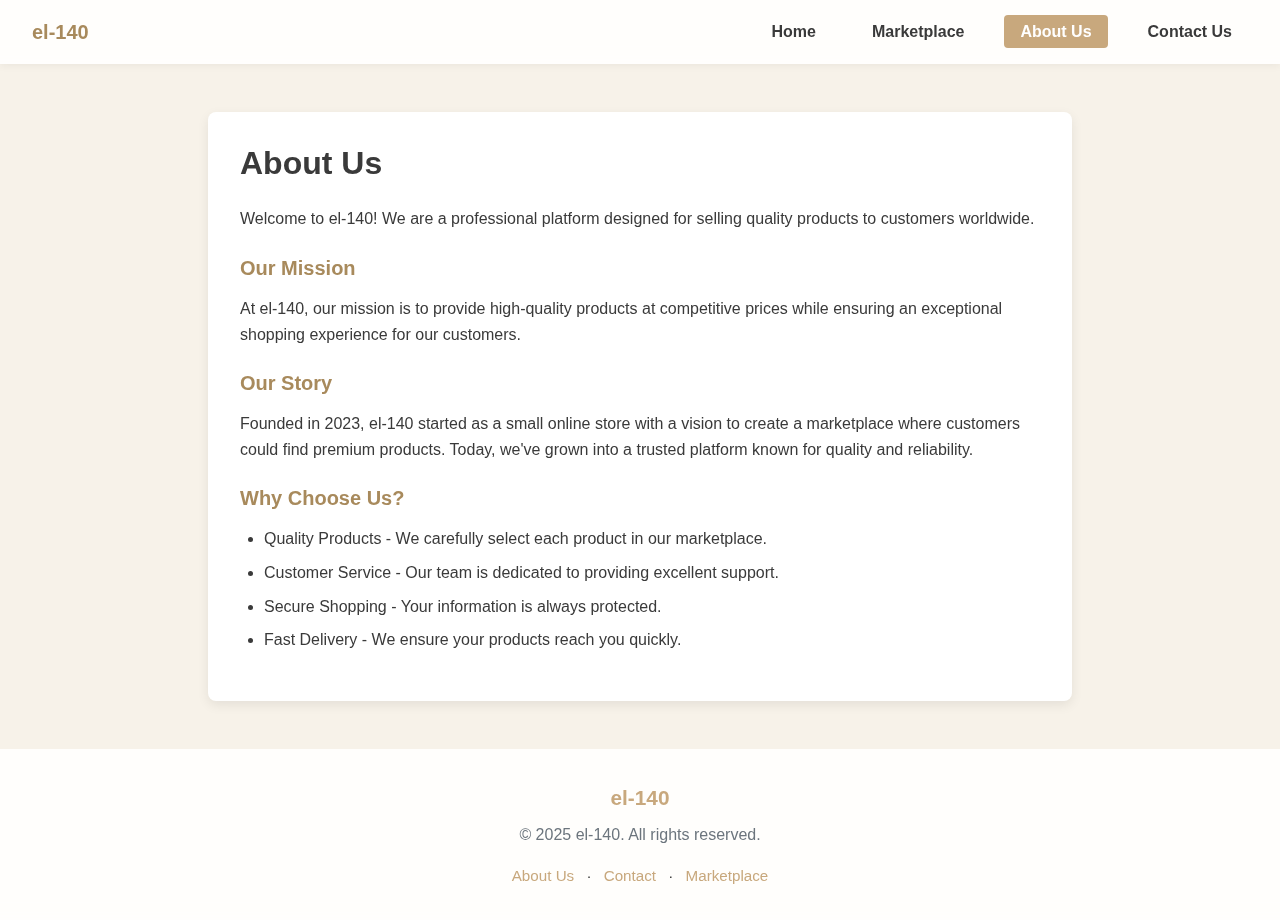
<file: About-Us.html>
<!DOCTYPE html>
<html lang="en">
<head>
    <meta charset="UTF-8">
    <meta name="viewport" content="width=device-width, initial-scale=1.0">
    <title>el-140 | About Us</title>
    <link rel="stylesheet" href="Assets/Styles/style.css">
    <link rel="stylesheet" href="Assets/Styles/mobile.css">
    <link rel="stylesheet" href="https://cdnjs.cloudflare.com/ajax/libs/font-awesome/6.0.0/css/all.min.css">
</head>
<body>
    <nav class="navbar glass">
        <a href="index.html" class="logo">el-140</a>
        <ul class="nav-links">
            <li><a href="index.html">Home</a></li>
            <li><a href="Marketplace.html">Marketplace</a></li>
            <li><a href="About-Us.html" class="active">About Us</a></li>
            <li><a href="Contact-Us.html">Contact Us</a></li>
        </ul>
        <button class="mobile-menu-btn"><i class="fas fa-bars"></i></button>
    </nav>

    <div class="about-us-container">
        <h1>About Us</h1>
        <div class="about-content">
            <p>Welcome to el-140! We are a professional platform designed for selling quality products to customers worldwide.</p>
            
            <h3>Our Mission</h3>
            <p>At el-140, our mission is to provide high-quality products at competitive prices while ensuring an exceptional shopping experience for our customers.</p>
            
            <h3>Our Story</h3>
            <p>Founded in 2023, el-140 started as a small online store with a vision to create a marketplace where customers could find premium products. Today, we've grown into a trusted platform known for quality and reliability.</p>
            
            <h3>Why Choose Us?</h3>
            <ul>
                <li>Quality Products - We carefully select each product in our marketplace.</li>
                <li>Customer Service - Our team is dedicated to providing excellent support.</li>
                <li>Secure Shopping - Your information is always protected.</li>
                <li>Fast Delivery - We ensure your products reach you quickly.</li>
            </ul>
        </div>
    </div>

    <footer class="glass">
        <div class="container">
            <div class="logo" style="font-weight:800;font-size:1.3rem;color:var(--primary);margin-bottom:0.5rem;">el-140</div>
            <div style="color:var(--text-light);">&copy; 2025 el-140. All rights reserved.</div>
            <div style="margin-top:1rem;font-size:0.95rem;">
                <a href="About-Us.html">About Us</a> &middot; <a href="Contact-Us.html">Contact</a> &middot; <a href="Marketplace.html">Marketplace</a>
            </div>
        </div>
    </footer>
    
    <script src="Assets/Scripts/script.js"></script>
</body>
</html>
</file>
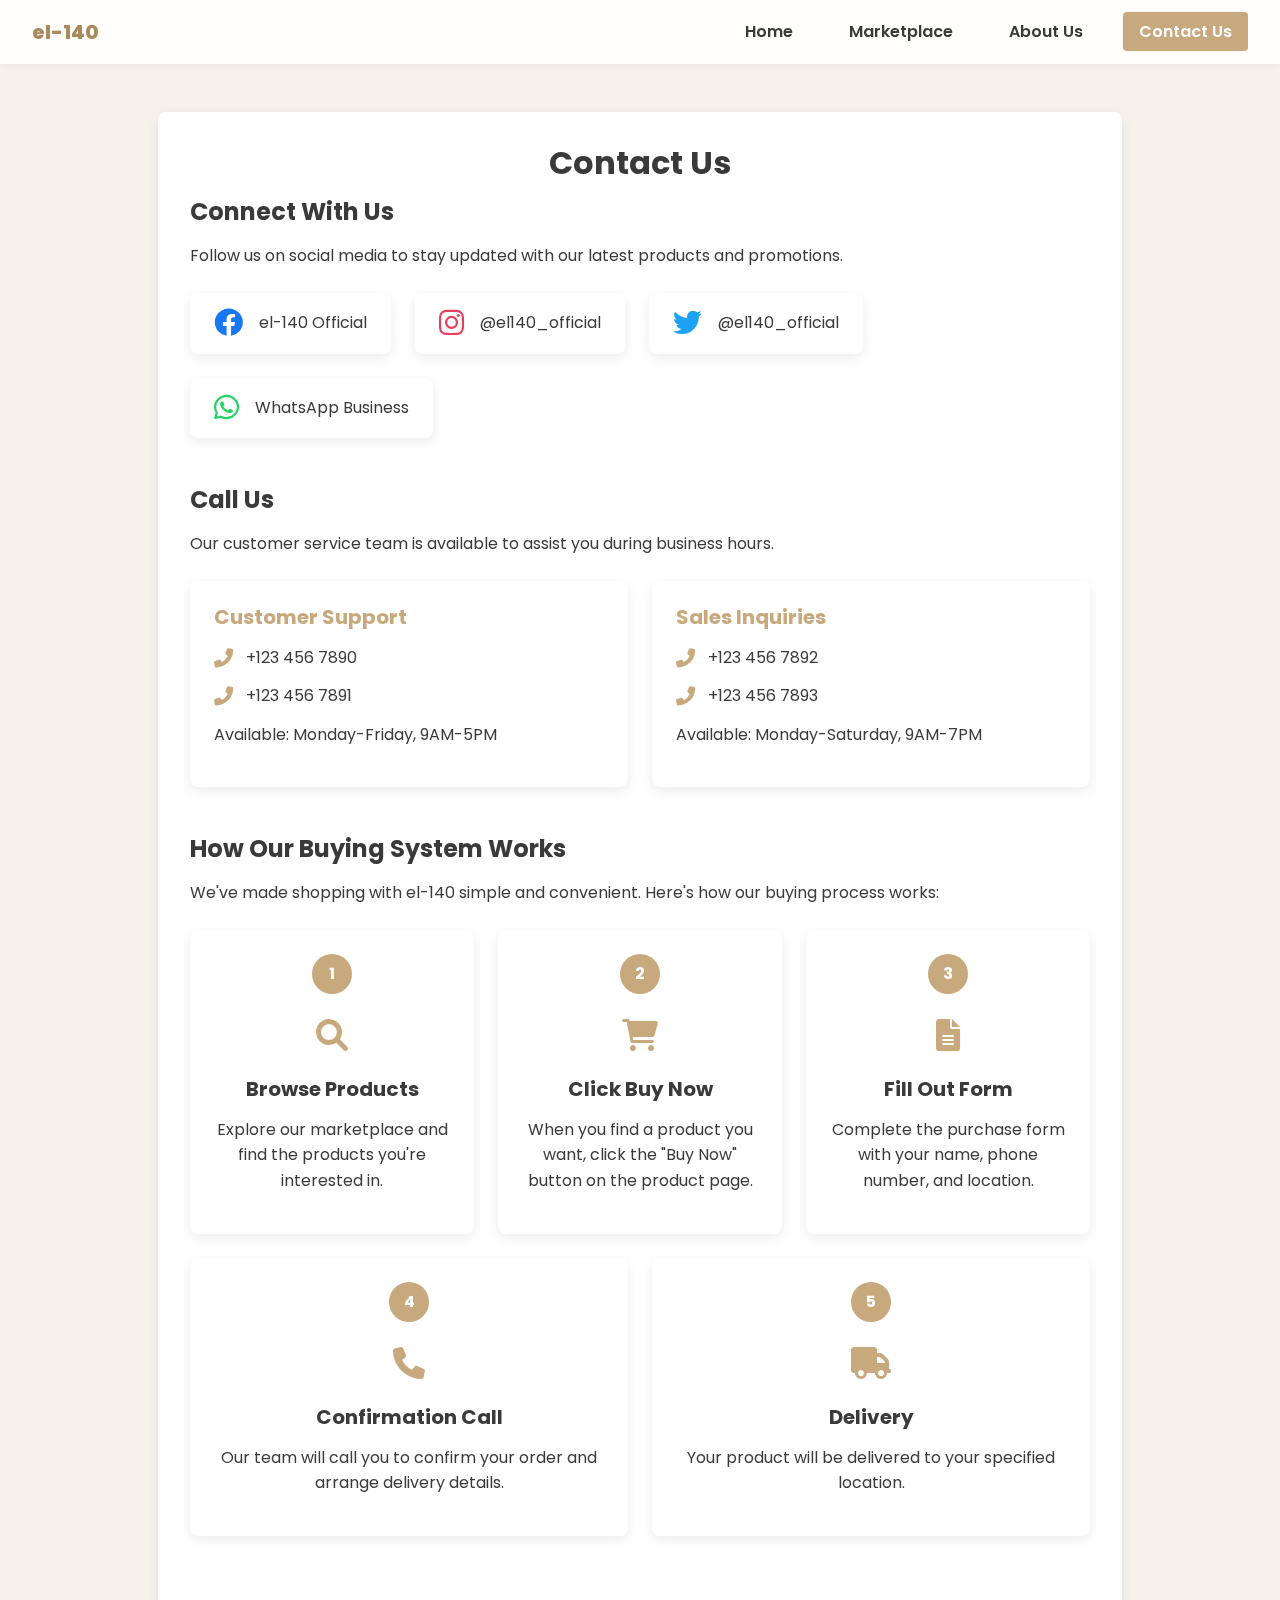
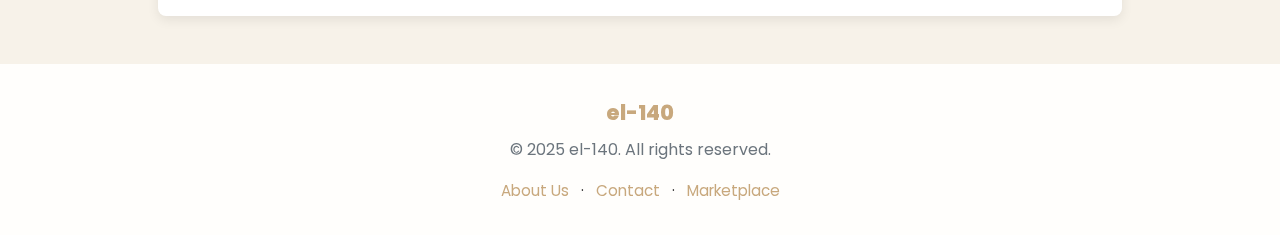
<file: Contact-Us.html>
<!DOCTYPE html>
<html lang="en">
<head>
    <meta charset="UTF-8">
    <meta name="viewport" content="width=device-width, initial-scale=1.0">
    <title>el-140 | Contact Us</title>
    <link rel="stylesheet" href="Assets/Styles/style.css">
    <link rel="stylesheet" href="Assets/Styles/mobile.css">
    <link rel="stylesheet" href="https://cdnjs.cloudflare.com/ajax/libs/font-awesome/6.0.0/css/all.min.css">
    <link rel="preconnect" href="https://fonts.googleapis.com">
    <link rel="preconnect" href="https://fonts.gstatic.com" crossorigin>
    <link href="https://fonts.googleapis.com/css2?family=Poppins:wght@300;400;500;600;700;800&display=swap" rel="stylesheet">
    <style>
        body {
            font-family: 'Poppins', var(--font-family);
        }
        .contact-us-container {
            max-width: 900px;
            margin: 3rem auto;
            padding: 2rem;
        }
        .contact-section {
            margin-bottom: 3rem;
        }
        .social-links {
            display: flex;
            flex-wrap: wrap;
            gap: 1.5rem;
            margin-top: 1.5rem;
        }
        .social-link {
            display: flex;
            align-items: center;
            padding: 1rem 1.5rem;
            background: white;
            border-radius: var(--radius);
            box-shadow: var(--shadow);
            transition: transform 0.3s, box-shadow 0.3s;
            text-decoration: none;
            color: var(--text);
        }
        .social-link:hover {
            transform: translateY(-5px);
            box-shadow: var(--shadow-lg);
        }
        .social-icon {
            font-size: 1.8rem;
            margin-right: 1rem;
        }
        .social-icon.facebook { color: #1877F2; }
        .social-icon.instagram { color: #E4405F; }
        .social-icon.twitter { color: #1DA1F2; }
        .social-icon.whatsapp { color: #25D366; }
        
        .phone-numbers {
            display: flex;
            flex-wrap: wrap;
            gap: 1.5rem;
            margin-top: 1.5rem;
        }
        .phone-card {
            flex: 1 1 250px;
            padding: 1.5rem;
            background: white;
            border-radius: var(--radius);
            box-shadow: var(--shadow);
        }
        .phone-card h3 {
            margin-top: 0;
            color: var(--primary);
        }
        .phone-number {
            display: flex;
            align-items: center;
            margin: 0.8rem 0;
        }
        .phone-number i {
            color: var(--primary);
            margin-right: 0.8rem;
            font-size: 1.2rem;
        }
        
        .buying-process {
            margin-top: 1.5rem;
        }
        .process-steps {
            display: flex;
            flex-wrap: wrap;
            gap: 1.5rem;
            margin-top: 1.5rem;
        }
        .step-card {
            flex: 1 1 200px;
            padding: 1.5rem;
            background: white;
            border-radius: var(--radius);
            box-shadow: var(--shadow);
            text-align: center;
        }
        .step-number {
            display: flex;
            align-items: center;
            justify-content: center;
            width: 40px;
            height: 40px;
            background: var(--primary);
            color: white;
            border-radius: 50%;
            margin: 0 auto 1rem;
            font-weight: bold;
        }
        .step-icon {
            font-size: 2rem;
            color: var(--primary);
            margin-bottom: 1rem;
        }
    </style>
</head>
<body>
    <nav class="navbar glass">
        <a href="index.html" class="logo">el-140</a>
        <ul class="nav-links">
            <li><a href="index.html">Home</a></li>
            <li><a href="Marketplace.html">Marketplace</a></li>
            <li><a href="About-Us.html">About Us</a></li>
            <li><a href="Contact-Us.html" class="active">Contact Us</a></li>
        </ul>
        <button class="mobile-menu-btn"><i class="fas fa-bars"></i></button>
    </nav>

    <div class="contact-us-container">
        <h1 class="text-center">Contact Us</h1>
        
        <div class="contact-section">
            <h2>Connect With Us</h2>
            <p>Follow us on social media to stay updated with our latest products and promotions.</p>
            
            <div class="social-links">
                <a href="#" class="social-link">
                    <i class="fab fa-facebook social-icon facebook"></i>
                    <span>el-140 Official</span>
                </a>
                <a href="#" class="social-link">
                    <i class="fab fa-instagram social-icon instagram"></i>
                    <span>@el140_official</span>
                </a>
                <a href="#" class="social-link">
                    <i class="fab fa-twitter social-icon twitter"></i>
                    <span>@el140_official</span>
                </a>
                <a href="#" class="social-link">
                    <i class="fab fa-whatsapp social-icon whatsapp"></i>
                    <span>WhatsApp Business</span>
                </a>
            </div>
        </div>
        
        <div class="contact-section">
            <h2>Call Us</h2>
            <p>Our customer service team is available to assist you during business hours.</p>
            
            <div class="phone-numbers">
                <div class="phone-card">
                    <h3>Customer Support</h3>
                    <div class="phone-number">
                        <i class="fas fa-phone-alt"></i>
                        <span>+123 456 7890</span>
                    </div>
                    <div class="phone-number">
                        <i class="fas fa-phone-alt"></i>
                        <span>+123 456 7891</span>
                    </div>
                    <p>Available: Monday-Friday, 9AM-5PM</p>
                </div>
                
                <div class="phone-card">
                    <h3>Sales Inquiries</h3>
                    <div class="phone-number">
                        <i class="fas fa-phone-alt"></i>
                        <span>+123 456 7892</span>
                    </div>
                    <div class="phone-number">
                        <i class="fas fa-phone-alt"></i>
                        <span>+123 456 7893</span>
                    </div>
                    <p>Available: Monday-Saturday, 9AM-7PM</p>
                </div>
            </div>
        </div>
        
        <div class="contact-section">
            <h2>How Our Buying System Works</h2>
            <p>We've made shopping with el-140 simple and convenient. Here's how our buying process works:</p>
            
            <div class="process-steps">
                <div class="step-card">
                    <div class="step-number">1</div>
                    <div class="step-icon"><i class="fas fa-search"></i></div>
                    <h3>Browse Products</h3>
                    <p>Explore our marketplace and find the products you're interested in.</p>
                </div>
                
                <div class="step-card">
                    <div class="step-number">2</div>
                    <div class="step-icon"><i class="fas fa-shopping-cart"></i></div>
                    <h3>Click Buy Now</h3>
                    <p>When you find a product you want, click the "Buy Now" button on the product page.</p>
                </div>
                
                <div class="step-card">
                    <div class="step-number">3</div>
                    <div class="step-icon"><i class="fas fa-file-alt"></i></div>
                    <h3>Fill Out Form</h3>
                    <p>Complete the purchase form with your name, phone number, and location.</p>
                </div>
                
                <div class="step-card">
                    <div class="step-number">4</div>
                    <div class="step-icon"><i class="fas fa-phone"></i></div>
                    <h3>Confirmation Call</h3>
                    <p>Our team will call you to confirm your order and arrange delivery details.</p>
                </div>
                
                <div class="step-card">
                    <div class="step-number">5</div>
                    <div class="step-icon"><i class="fas fa-truck"></i></div>
                    <h3>Delivery</h3>
                    <p>Your product will be delivered to your specified location.</p>
                </div>
            </div>
        </div>
    </div>

    <footer class="glass">
        <div class="container">
            <div class="logo" style="font-weight:800;font-size:1.3rem;color:var(--primary);margin-bottom:0.5rem;">el-140</div>
            <div style="color:var(--text-light);">&copy; 2025 el-140. All rights reserved.</div>
            <div style="margin-top:1rem;font-size:0.95rem;">
                <a href="About-Us.html">About Us</a> &middot; <a href="Contact-Us.html">Contact</a> &middot; <a href="Marketplace.html">Marketplace</a>
            </div>
        </div>
    </footer>
    
    <script src="Assets/Scripts/script.js"></script>
</body>
</html>
</file>
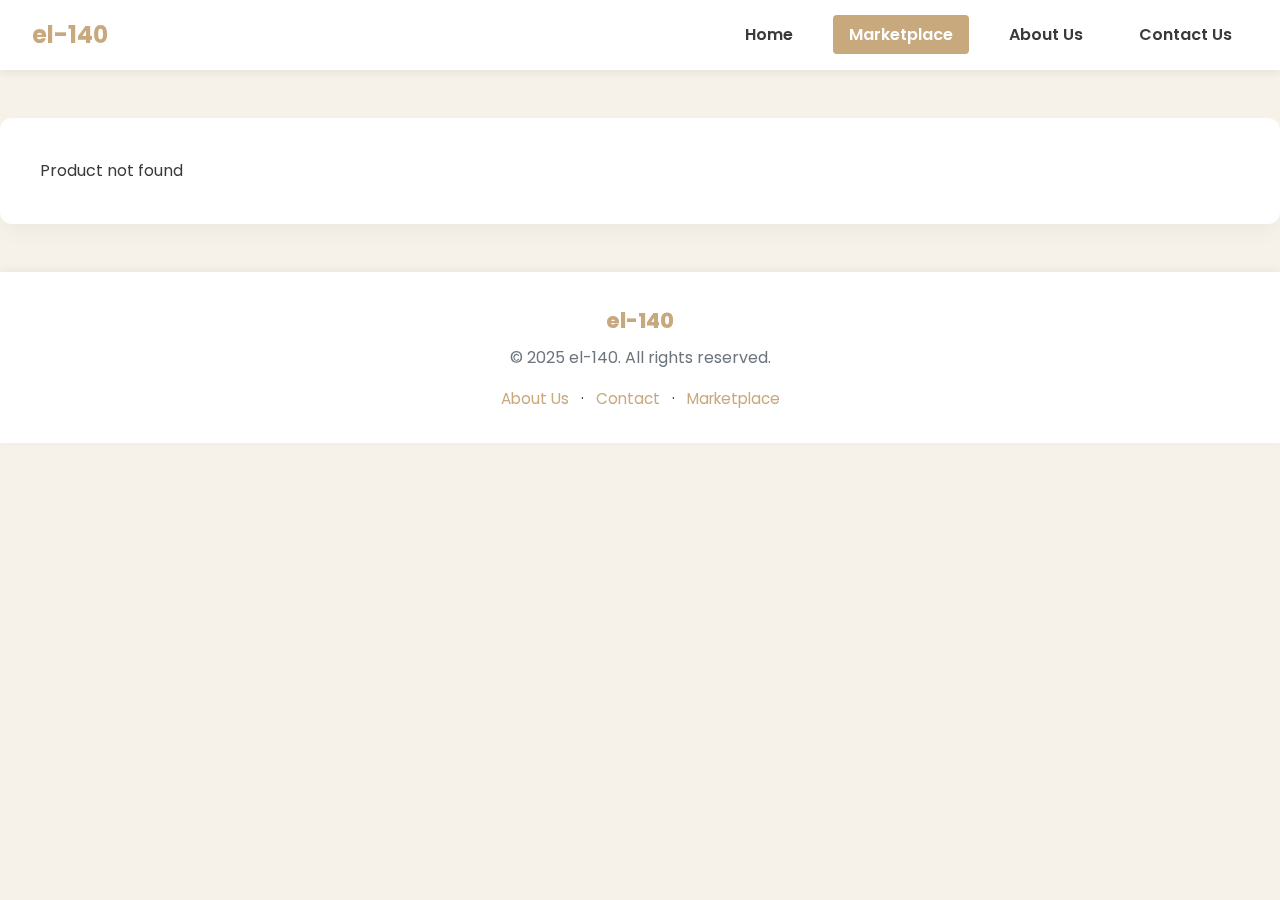
<file: Marketplace/Products Pages/product.html>
<!DOCTYPE html>
<html lang="en">
<head>
  <meta charset="UTF-8">
  <meta name="viewport" content="width=device-width, initial-scale=1.0">
  <title>el-140 | Product Detail</title>
  <link rel="stylesheet" href="../../Assets/Styles/style.css">
  <link rel="stylesheet" href="../../Assets/Styles/mobile.css">
  <link rel="stylesheet" href="https://cdnjs.cloudflare.com/ajax/libs/font-awesome/6.0.0/css/all.min.css">
  <link rel="preconnect" href="https://fonts.googleapis.com">
  <link rel="preconnect" href="https://fonts.gstatic.com" crossorigin>
  <link href="https://fonts.googleapis.com/css2?family=Poppins:wght@300;400;500;600;700;800&display=swap" rel="stylesheet">
  <style>
    :root {
      --primary: #c8a87d; /* Rich beige */
      --primary-dark: #a88a5c; /* Deep beige */
      --primary-rgb: 200, 168, 125; /* Rich beige in RGB */
      --secondary: #3a3a3a;
      --secondary-light: #94a3b8;
      --text-dark: #3a3a3a; /* Dark gray for better readability */
      --text-light: #6c757d;
      --background: #f7f2e9; /* Very light beige */
      --white: #ffffff; /* White */
      --success: #7d9e7d; /* Muted green */
      --danger: #c27c7c; /* Muted red */
      --warning: #d4b06a; /* Muted amber */
      --border-radius: 12px;
      --box-shadow: 0 10px 25px -5px rgba(0, 0, 0, 0.05);
    }
    
    body {
      font-family: 'Poppins', sans-serif;
      background-color: var(--background);
      color: var(--text-dark);
      line-height: 1.6;
      margin: 0;
      padding: 0;
    }
    
    .navbar {
      background-color: var(--white);
      box-shadow: 0 2px 10px rgba(0, 0, 0, 0.08);
      padding: 1rem 2rem;
      position: sticky;
      top: 0;
      z-index: 100;
    }
    
    .navbar .logo {
      font-size: 1.5rem;
      font-weight: 700;
      color: var(--primary);
      text-decoration: none;
    }
    
    .nav-links {
      display: flex;
      gap: 2rem;
      list-style: none;
      margin: 0;
      padding: 0;
    }
    
    .nav-links a {
      color: var(--text-dark);
      text-decoration: none;
      font-weight: 500;
      transition: color 0.3s ease;
    }
    
    .nav-links a:hover,
    .nav-links a.active {
      color: var(--primary);
    }
    
    /* Product Detail Styling */
    .product-detail-container {
      display: flex;
      flex-wrap: wrap;
      max-width: 1200px;
      margin: 3rem auto;
      padding: 2.5rem;
      gap: 3rem;
      background-color: var(--white);
      border-radius: var(--border-radius);
      box-shadow: var(--box-shadow);
    }
    
    .product-detail-left {
      flex: 1;
      min-width: 300px;
    }
    
    .product-detail-left img {
      width: 100%;
      height: auto;
      border-radius: var(--border-radius);
      box-shadow: 0 5px 15px rgba(0, 0, 0, 0.1);
      object-fit: cover;
      aspect-ratio: 1/1;
    }
    
    .status-badge {
      margin-top: 1.5rem;
      font-size: 0.95rem;
      color: var(--text-light);
      display: flex;
      align-items: center;
      gap: 0.5rem;
    }
    
    .badge {
      padding: 0.4em 1em;
      border-radius: 50px;
      font-size: 0.85em;
      font-weight: 600;
      display: inline-block;
    }
    
    .badge-success {
      background-color: var(--success);
      color: white;
    }
    
    .badge-danger {
      background-color: var(--danger);
      color: white;
    }
    
    .product-detail-right {
      flex: 1.5;
      min-width: 300px;
      display: flex;
      flex-direction: column;
    }
    
    .product-detail-right h2 {
      font-size: 2.2rem;
      margin-bottom: 1rem;
      color: var(--text-dark);
      font-weight: 700;
      line-height: 1.2;
    }
    
    .product-detail-right .price {
      font-size: 1.8rem;
      font-weight: 700;
      color: var(--primary);
      margin: 1.5rem 0;
      position: relative;
      display: inline-block;
    }
    
    .product-detail-right .price:after {
      content: '';
      position: absolute;
      bottom: -8px;
      left: 0;
      width: 40px;
      height: 3px;
      background-color: var(--primary);
      border-radius: 3px;
    }
    
    .product-detail-right p {
      margin-bottom: 1.2rem;
      color: var(--text-light);
      line-height: 1.8;
      font-size: 1.05rem;
    }
    
    #detail-reference {
      font-size: 0.95rem;
      color: var(--text-light);
      font-weight: 500;
    }
    
    .btn-primary {
      display: inline-block;
      padding: 0.8rem 1.5rem;
      background-color: var(--primary);
      color: white;
      border: none;
      border-radius: 10px;
      font-size: 1rem;
      font-weight: 600;
      cursor: pointer;
      transition: all 0.3s ease;
      margin-top: 2rem;
      max-width: 200px;
      text-align: center;
      position: relative;
      overflow: hidden;
      z-index: 1;
    }
    
    .btn-primary:before {
      content: '';
      position: absolute;
      top: 0;
      left: -100%;
      width: 100%;
      height: 100%;
      background: linear-gradient(90deg, transparent, rgba(255,255,255,0.2), transparent);
      transition: all 0.5s ease;
    }
    
    .btn-primary:hover {
      background-color: var(--primary-dark);
      transform: translateY(-5px);
      box-shadow: 0 10px 20px rgba(0, 0, 0, 0.1);
    }
    
    .btn-primary:hover:before {
      left: 100%;
    }
    
    /* Modal Styling */
    .modal {
      display: none;
      position: fixed;
      z-index: 1000;
      left: 0;
      top: 0;
      width: 100%;
      height: 100%;
      overflow: auto;
      background-color: rgba(0,0,0,0.6);
      backdrop-filter: blur(5px);
    }
    
    .modal-content {
      background-color: var(--white);
      margin: 5% auto;
      padding: 2.5em;
      border-radius: var(--border-radius);
      box-shadow: 0 15px 40px rgba(0,0,0,0.2);
      max-width: 550px;
      width: 90%;
      position: relative;
      animation: fadeInUp 0.5s ease;
    }
    
    @keyframes fadeInUp {
      from {
        opacity: 0;
        transform: translateY(20px);
      }
      to {
        opacity: 1;
        transform: translateY(0);
      }
    }
    
    .close-modal {
      position: absolute;
      top: 1.5rem;
      right: 1.5rem;
      font-size: 1.5rem;
      color: var(--text-light);
      cursor: pointer;
      transition: all 0.3s ease;
    }
    
    .close-modal:hover {
      color: var(--text-dark);
      transform: rotate(90deg);
    }
    
    .modal-content h2 {
      position: relative;
      padding-bottom: 1rem;
      margin-bottom: 2rem;
      text-align: center;
      font-size: 1.8rem;
      color: var(--text-dark);
    }
    
    .modal-content h2:after {
      content: '';
      position: absolute;
      bottom: 0;
      left: 50%;
      transform: translateX(-50%);
      width: 60px;
      height: 3px;
      background-color: var(--primary);
      border-radius: 3px;
    }
    
    /* Product Info Section */
    .product-summary {
      background-color: #f8f9fa;
      padding: 1.5em;
      border-radius: var(--border-radius);
      margin-bottom: 2em;
      border-left: 4px solid var(--primary);
    }
    
    .product-summary h3 {
      margin-top: 0;
      margin-bottom: 1em;
      color: var(--text-dark);
      font-size: 1.2rem;
    }
    
    .product-info {
      display: grid;
      grid-template-columns: auto 1fr;
      gap: 0.8em;
    }
    
    .product-info-label {
      font-weight: 600;
      color: var(--text-light);
    }
    
    .product-info-value {
      font-weight: 600;
      color: var(--text-dark);
    }
    
    /* Form Styling */
    .form-row {
      display: grid;
      grid-template-columns: 1fr 1fr;
      gap: 1.5em;
      margin-bottom: 1.5em;
    }
    
    .form-group {
      margin-bottom: 1.5em;
    }
    
    .form-group label {
      display: block;
      margin-bottom: 0.5em;
      font-weight: 500;
      color: var(--text-dark);
    }
    
    .form-group label i {
      color: var(--primary);
      margin-right: 0.5em;
    }
    
    .form-group input {
      width: 100%;
      padding: 1em 1.2em;
      border: 2px solid #e2e8f0;
      border-radius: 10px;
      font-size: 1em;
      transition: all 0.3s ease;
      background-color: #f8fafc;
      color: var(--text-dark);
      box-shadow: 0 2px 5px rgba(0,0,0,0.03) inset;
    }
    
    .form-group input:focus {
      border-color: var(--primary);
      box-shadow: 0 0 0 4px rgba(var(--primary-rgb), 0.15);
      outline: none;
      background-color: var(--white);
    }
    
    .form-group input:hover {
      border-color: #cbd5e1;
    }
    
    .btn-order {
      width: 100%;
      padding: 1.2em;
      background: linear-gradient(135deg, var(--primary), var(--primary-dark));
      color: white;
      border: none;
      border-radius: 10px;
      font-size: 1.1em;
      font-weight: 600;
      cursor: pointer;
      transition: all 0.3s ease;
      margin-top: 1.5em;
      position: relative;
      overflow: hidden;
      display: flex;
      align-items: center;
      justify-content: center;
      gap: 0.8em;
      box-shadow: 0 5px 15px rgba(var(--primary-rgb), 0.3);
    }
    
    .btn-order:before {
      content: '';
      position: absolute;
      top: 0;
      left: -100%;
      width: 100%;
      height: 100%;
      background: linear-gradient(90deg, transparent, rgba(255,255,255,0.2), transparent);
      transition: all 0.5s ease;
    }
    
    .btn-order:hover {
      transform: translateY(-5px);
      box-shadow: 0 8px 25px rgba(var(--primary-rgb), 0.4);
    }
    
    .btn-order:hover:before {
      left: 100%;
    }
    
    .btn-order:active {
      transform: translateY(0);
    }
    
    /* Success Message Styling */
    .success-icon {
      color: var(--success);
      font-size: 4.5em;
      margin-bottom: 0.5em;
      animation: scaleIn 0.5s ease;
    }
    
    @keyframes scaleIn {
      from { transform: scale(0); }
      to { transform: scale(1); }
    }
    
    .success-message {
      text-align: center;
      padding: 2em 1em;
    }
    
    .success-message h3 {
      font-size: 1.8em;
      margin-bottom: 0.8em;
      color: var(--text-dark);
    }
    
    .success-message p {
      color: var(--text-light);
      margin-bottom: 0.5em;
      font-size: 1.1em;
    }
    
    .btn-home {
      display: inline-block;
      padding: 0.8em 2em;
      background: linear-gradient(135deg, var(--primary), var(--primary-dark));
      color: white;
      border-radius: 50px;
      text-decoration: none;
      font-weight: 600;
      margin-top: 1.5em;
      transition: all 0.3s ease;
      box-shadow: 0 5px 15px rgba(var(--primary-rgb), 0.3);
    }
    
    .btn-home:hover {
      transform: translateY(-5px);
      box-shadow: 0 8px 25px rgba(var(--primary-rgb), 0.4);
    }
    
    /* Footer Styling */
    footer {
      background-color: var(--white);
      padding: 2rem 0;
      margin-top: 3rem;
      box-shadow: 0 -2px 10px rgba(0, 0, 0, 0.05);
    }
    
    footer .container {
      max-width: 1200px;
      margin: 0 auto;
      padding: 0 2rem;
    }
    
    footer .logo {
      font-weight: 800;
      font-size: 1.3rem;
      color: var(--primary);
      margin-bottom: 0.5rem;
    }
    
    /* Mobile Styles */
    @media (max-width: 768px) {
      .navbar {
        padding: 0.8rem;
      }
      
      .product-detail-container {
        padding: 1rem;
        margin: 1rem;
        gap: 1.5rem;
        box-shadow: 0 5px 15px rgba(0, 0, 0, 0.08);
      }
      
      .product-detail-left, 
      .product-detail-right {
        width: 100%;
      }
      
      .product-detail-left img {
        max-height: 280px;
        object-fit: contain;
        margin: 0 auto;
        display: block;
        border-radius: 8px;
      }
      
      .status-badge {
        margin-top: 0.8rem;
        font-size: 0.85rem;
        justify-content: center;
      }
      
      .badge {
        padding: 0.3em 0.8em;
        font-size: 0.8em;
      }
      
      .product-detail-right h2 {
        font-size: 1.5rem;
        margin-bottom: 0.8rem;
        text-align: center;
      }
      
      .product-detail-right .price {
        font-size: 1.4rem;
        margin: 1rem auto;
        text-align: center;
        display: block;
      }
      
      .product-detail-right .price:after {
        left: 50%;
        transform: translateX(-50%);
        width: 50px;
      }
      
      .product-detail-right p {
        font-size: 0.95rem;
        text-align: center;
      }
      
      #detail-reference {
        text-align: center;
        font-size: 0.85rem;
        margin-bottom: 1.5rem;
      }
      
      .btn-primary {
        padding: 0.7rem 1.2rem;
        font-size: 0.95rem;
        margin: 0 auto;
        display: flex;
        align-items: center;
        justify-content: center;
        gap: 0.5rem;
        width: 80%;
        max-width: 200px;
      }
      
      .btn-primary i {
        font-size: 1rem;
      }
      
      .modal-content {
        width: 95%;
        padding: 1.5rem;
        margin: 10% auto;
      }
      
      .modal-content h2 {
        font-size: 1.5rem;
        margin-bottom: 1.5rem;
      }
      
      .form-row {
        grid-template-columns: 1fr;
        gap: 0;
        margin-bottom: 0;
      }
      
      .form-group label {
        font-size: 0.9em;
      }
      
      .form-group input {
        padding: 0.9em 1em;
        font-size: 1em;
      }
      
      .product-summary {
        padding: 1em;
        margin-bottom: 1.5em;
      }
      
      .btn-order {
        padding: 1em;
        margin-top: 1em;
      }
      
      .success-icon {
        font-size: 3.5em;
      }
      
      .success-message h3 {
        font-size: 1.4em;
      }
      
      .success-message p {
        font-size: 0.95em;
      }
      
      .btn-home {
        padding: 0.8em 1.5em;
      }
    }
    
    /* Extra Small Devices */
    @media (max-width: 480px) {
      .product-detail-container {
        padding: 0.8rem;
        margin: 0.8rem;
        gap: 1rem;
      }
      
      .product-detail-left img {
        max-height: 220px;
      }
      
      .product-detail-right h2 {
        font-size: 1.3rem;
      }
      
      .product-detail-right .price {
        font-size: 1.2rem;
      }
      
      .product-detail-right p {
        font-size: 0.9rem;
        line-height: 1.5;
      }
      
      #detail-reference {
        font-size: 0.8rem;
      }
      
      .btn-primary {
        padding: 0.6rem 1rem;
        font-size: 0.9rem;
        width: 90%;
      }
    }
  </style>
</head>
<body>
  <nav class="navbar glass">
    <a href="../../index.html" class="logo">el-140</a>
    <button class="mobile-menu-btn"><i class="fas fa-bars"></i></button>
    <ul class="nav-links">
      <li><a href="../../index.html">Home</a></li>
      <li><a href="../../Marketplace.html" class="active">Marketplace</a></li>
      <li><a href="../../About-Us.html">About Us</a></li>
      <li><a href="../../Contact-Us.html">Contact Us</a></li>
    </ul>
  </nav>

  <div class="product-detail-container" id="product-detail">
    <div class="product-detail-left">
      <img id="detail-image" src="" alt="Product Image" onerror="this.src='../../Assets/Media/12.png'">
      <p class="status-badge">Status: <span id="detail-status" class="badge"></span></p>
    </div>
    <div class="product-detail-right">
      <h2 id="detail-name"></h2>
      <p id="detail-description"></p>
      <p class="price" id="detail-price"></p>
      <p id="detail-reference"></p>
      <button id="buy-now-btn" class="btn btn-primary"><i class="fas fa-shopping-cart"></i> Buy Now</button>
    </div>
  </div>

  <!-- Purchase Form Modal -->
  <div id="purchase-modal" class="modal">
    <div class="modal-content">
      <span class="close-modal">&times;</span>
      <h2>Complete Your Purchase</h2>
      <div id="form-container">
        <div class="product-summary">
          <h3>Order Summary</h3>
          <div class="product-info">
            <span class="product-info-label">Product:</span>
            <span class="product-info-value" id="summary-product-name">-</span>
            <span class="product-info-label">Price:</span>
            <span class="product-info-value" id="summary-product-price">-</span>
            <span class="product-info-label">Reference:</span>
            <span class="product-info-value" id="summary-product-ref">-</span>
          </div>
        </div>
        <form id="purchase-form" action="https://api.web3forms.com/submit" method="POST">
          <!-- REQUIRED: Web3Forms Access Key - Get your key from https://web3forms.com/ -->
          <input type="hidden" name="access_key" value="eaf3d906-1cc4-43b2-83f1-2efeaae41eda">
          
          <!-- Hidden fields for product information -->
          <input type="hidden" id="form-product-name" name="product_name">
          <input type="hidden" id="form-product-price" name="product_price">
          <input type="hidden" id="form-product-ref" name="product_ref">
          <input type="hidden" id="form-product-link" name="product_link">
          
          <div class="form-fields-container">
            <div class="form-row">
              <div class="form-group">
                <label for="fullName"><i class="fas fa-user"></i> Full Name</label>
                <input type="text" id="fullName" name="fullName" placeholder="Enter your full name" required>
              </div>
              
              <div class="form-group">
                <label for="phoneNumber"><i class="fas fa-phone"></i> Phone Number</label>
                <input type="tel" id="phoneNumber" name="phoneNumber" placeholder="Enter your phone number" required>
              </div>
            </div>
            
            <div class="form-group">
              <label for="location"><i class="fas fa-map-marker-alt"></i> Location</label>
              <input type="text" id="location" name="location" placeholder="Enter your delivery address" required>
            </div>
            
            <div class="form-row">
              <div class="form-group">
                <label for="cin"><i class="fas fa-id-card"></i> CIN (Optional)</label>
                <input type="text" id="cin" name="cin" placeholder="Enter your ID number (optional)">
              </div>
              
              <div class="form-group">
                <label for="quantity"><i class="fas fa-shopping-basket"></i> Quantity</label>
                <input type="number" id="quantity" name="quantity" min="1" value="1" required>
              </div>
            </div>
          </div>
          
          <button type="submit" class="btn-order">
            <i class="fas fa-check-circle"></i> Submit Order
          </button>
        </form>
      </div>
      <div id="success-message" style="display: none;" class="success-message">
        <div class="success-icon">
          <i class="fas fa-check-circle"></i>
        </div>
        <h3>Thank You!</h3>
        <p>Your order has been submitted successfully.</p>
        <p>We will contact you shortly to confirm your purchase.</p>
        <a href="../../index.html" class="btn-home">Return to Home</a>
      </div>
    </div>
  </div>

  <footer class="glass">
    <div class="container">
      <div class="logo" style="font-weight:800;font-size:1.3rem;color:var(--primary);margin-bottom:0.5rem;">el-140</div>
      <div style="color:var(--text-light);">&copy; 2025 el-140. All rights reserved.</div>
      <div style="margin-top:1rem;font-size:0.95rem;">
        <a href="../../About-Us.html">About Us</a> &middot; <a href="../../Contact-Us.html">Contact</a> &middot; <a href="../../Marketplace.html">Marketplace</a>
      </div>
    </div>
  </footer>
  
  <script src="../../Assets/Scripts/script.js"></script>
  <script>
    // Debug log to check if script is running
    console.log('Product page script loaded');
    
    document.addEventListener('DOMContentLoaded', function() {
      // Get elements
      const modal = document.getElementById('purchase-modal');
      const formContainer = document.getElementById('form-container');
      const successMessage = document.getElementById('success-message');
      const closeModal = document.querySelector('.close-modal');
      const purchaseForm = document.getElementById('purchase-form');
      
      // Get form fields
      const fullNameInput = document.getElementById('fullName');
      const phoneNumberInput = document.getElementById('phoneNumber');
      const locationInput = document.getElementById('location');
      const cinInput = document.getElementById('cin');
      const quantityInput = document.getElementById('quantity');
      
      // Get hidden form fields
      const formProductName = document.getElementById('form-product-name');
      const formProductPrice = document.getElementById('form-product-price');
      const formProductRef = document.getElementById('form-product-ref');
      const formProductLink = document.getElementById('form-product-link');
      
      // Get summary elements
      const summaryProductName = document.getElementById('summary-product-name');
      const summaryProductPrice = document.getElementById('summary-product-price');
      const summaryProductRef = document.getElementById('summary-product-ref');
      
      // Mobile optimization - scroll to top when modal opens
      function scrollToTop() {
        window.scrollTo({
          top: 0,
          behavior: 'smooth'
        });
      }
      
      // Open modal when Buy Now is clicked
      const buyNowBtn = document.getElementById('buy-now-btn');
      if (buyNowBtn) {
        buyNowBtn.addEventListener('click', function() {
          // Get current product details from the page
          const productName = document.getElementById('detail-name');
          const productPrice = document.getElementById('detail-price');
          const productRef = document.getElementById('detail-reference');
          
          // Fill in the product information
          if (productName && formProductName) {
            formProductName.value = productName.textContent;
            if (summaryProductName) summaryProductName.textContent = productName.textContent;
          }
          
          if (productPrice && formProductPrice) {
            formProductPrice.value = productPrice.textContent;
            if (summaryProductPrice) summaryProductPrice.textContent = productPrice.textContent;
          }
          
          if (productRef && formProductRef) {
            // Extract just the reference number
            const refText = productRef.textContent;
            const refValue = refText.replace('Ref: ', '');
            formProductRef.value = refValue;
            if (summaryProductRef) summaryProductRef.textContent = refValue;
          }
          
          // Set the current URL as the product link
          if (formProductLink) {
            formProductLink.value = window.location.href;
          }
          
          // Show the modal
          modal.style.display = 'block';
          
          // Add body class to prevent scrolling
          document.body.classList.add('modal-open');
          
          // For mobile - scroll to top
          scrollToTop();
          
          // Focus on the first input field for better UX
          if (fullNameInput) {
            setTimeout(function() {
              fullNameInput.focus();
            }, 400);
          }
        });
      }
      
      // Store data in localStorage when form is submitted
      if (purchaseForm) {
        purchaseForm.addEventListener('submit', function(e) {
          // Prevent default form submission temporarily
          e.preventDefault();
          
          // Show loading state
          const submitBtn = this.querySelector('button[type="submit"]');
          if (submitBtn) {
            submitBtn.innerHTML = '<i class="fas fa-spinner fa-spin"></i> Processing...';
            submitBtn.disabled = true;
          }
          
          // Get current product details
          const productName = document.getElementById('detail-name');
          const productPrice = document.getElementById('detail-price');
          const productRef = document.getElementById('detail-reference');
          
          // Store order data in localStorage as backup
          const orderData = {
            product: productName ? productName.textContent : 'Unknown Product',
            price: productPrice ? productPrice.textContent : 'Unknown Price',
            reference: productRef ? productRef.textContent.replace('Ref: ', '') : 'Unknown Reference',
            customerName: fullNameInput.value,
            phoneNumber: phoneNumberInput.value,
            location: locationInput.value,
            cin: cinInput.value || '',
            orderDate: new Date().toISOString(),
            url: window.location.href
          };
          
          try {
            const orders = JSON.parse(localStorage.getItem('el140_orders') || '[]');
            orders.push(orderData);
            localStorage.setItem('el140_orders', JSON.stringify(orders));
            
            // Simulate form submission delay
            setTimeout(function() {
              // For demo purposes, show success message
              formContainer.style.display = 'none';
              successMessage.style.display = 'block';
              
              // Scroll to top of modal to show success message
              if (modal.scrollTo) {
                modal.scrollTo({
                  top: 0,
                  behavior: 'smooth'
                });
              }
              
              // Actually submit the form to the server
              purchaseForm.submit();
            }, 1000);
            
          } catch (e) {
            console.log('Could not save order to localStorage');
            alert('There was an error processing your order. Please try again.');
            
            if (submitBtn) {
              submitBtn.innerHTML = '<i class="fas fa-check-circle"></i> Submit Order';
              submitBtn.disabled = false;
            }
          }
        });
      }
      
      // Close modal when X is clicked
      if (closeModal) {
        closeModal.addEventListener('click', function() {
          modal.style.display = 'none';
          // Reset form display if user reopens the modal
          formContainer.style.display = 'block';
          successMessage.style.display = 'none';
          
          // Reset form fields
          if (fullNameInput) fullNameInput.value = '';
          if (phoneNumberInput) phoneNumberInput.value = '';
          if (locationInput) locationInput.value = '';
          if (cinInput) cinInput.value = '';
          if (quantityInput) quantityInput.value = '1';
          
          // Reset submit button
          const submitBtn = purchaseForm.querySelector('button[type="submit"]');
          if (submitBtn) {
            submitBtn.innerHTML = '<i class="fas fa-check-circle"></i> Submit Order';
            submitBtn.disabled = false;
          }
          
          // Remove body class to allow scrolling
          document.body.classList.remove('modal-open');
        });
      }
      
      // Close modal when clicking outside the modal content
      window.addEventListener('click', function(event) {
        if (event.target === modal) {
          modal.style.display = 'none';
          // Reset form display if user reopens the modal
          formContainer.style.display = 'block';
          successMessage.style.display = 'none';
          
          // Reset form fields
          if (fullNameInput) fullNameInput.value = '';
          if (phoneNumberInput) phoneNumberInput.value = '';
          if (locationInput) locationInput.value = '';
          if (cinInput) cinInput.value = '';
          if (quantityInput) quantityInput.value = '1';
          
          // Reset submit button
          const submitBtn = purchaseForm.querySelector('button[type="submit"]');
          if (submitBtn) {
            submitBtn.innerHTML = '<i class="fas fa-check-circle"></i> Submit Order';
            submitBtn.disabled = false;
          }
          
          // Remove body class to allow scrolling
          document.body.classList.remove('modal-open');
        }
      });
    });
  </script>
</body>
</html>
</file>
<file: Assets/Styles/style.css>
:root {
  /* Color Palette */
  --primary: #c8a87d; /* Rich beige */
  --primary-light: #e0cdb1; /* Soft beige */
  --primary-dark: #a88a5c; /* Deep beige */
  --accent: #d68e3c; /* Warm orange */
  --accent-light: #e6a757; /* Light orange */
  --gold: #d4af37; /* Gold */
  --surface: #ffffff; /* White */
  --surface-blur: rgba(255, 255, 255, 0.9);
  --background: #f7f2e9; /* Very light beige */
  --background-alt: #efe5d3; /* Light beige background */
  --text: #3a3a3a; /* Dark gray for better readability */
  --text-light: #6c757d;
  --text-muted: #adb5bd;
  --success: #7d9e7d; /* Muted green */
  --danger: #c27c7c; /* Muted red */
  --warning: #d4b06a; /* Muted amber */
  --info: #7c9fc2; /* Muted blue */
  
  /* Spacing */
  --spacing-xs: 0.25rem;
  --spacing-sm: 0.5rem;
  --spacing-md: 1rem;
  --spacing-lg: 1.5rem;
  --spacing-xl: 2rem;
  --spacing-xxl: 3rem;
  
  /* Typography */
  --font-family: 'Segoe UI', Roboto, 'Helvetica Neue', Arial, sans-serif;
  --font-size-base: 1rem;
  --font-size-sm: 0.875rem;
  --font-size-lg: 1.25rem;
  --font-size-xl: 1.5rem;
  --font-size-xxl: 2rem;
  --font-size-display: 3rem;
  
  /* Effects */
  --radius: 8px;
  --radius-lg: 12px;
  --radius-sm: 4px;
  --shadow: 0 4px 12px rgba(0, 0, 0, 0.08);
  --shadow-sm: 0 2px 8px rgba(0, 0, 0, 0.05);
  --shadow-lg: 0 8px 24px rgba(0, 0, 0, 0.12);
  --transition: all 0.3s ease;
}

body {
  margin: 0;
  font-family: var(--font-family);
  background: var(--background);
  color: var(--text);
  line-height: 1.6;
  overflow-x: hidden;
}

h1, h2, h3, h4, h5, h6 {
  margin-top: 0;
  margin-bottom: var(--spacing-md);
  font-weight: 700;
  line-height: 1.2;
  color: var(--text);
}

h1 {
  font-size: var(--font-size-xxl);
}

h2 {
  font-size: var(--font-size-xl);
}

h3 {
  font-size: var(--font-size-lg);
}

p {
  margin-top: 0;
  margin-bottom: var(--spacing-md);
}

a {
  color: var(--primary);
  text-decoration: none;
  transition: var(--transition);
}

a:hover {
  color: var(--primary-dark);
}

img {
  max-width: 100%;
  height: auto;
}

.container {
  width: 100%;
  max-width: 1200px;
  margin: 0 auto;
  padding: 0 var(--spacing-md);
}

.text-center {
  text-align: center;
}

/* Hero Section */
.hero {
  position: relative;
  min-height: 80vh;
  display: flex;
  align-items: center;
  justify-content: center;
  padding: var(--spacing-xxl) var(--spacing-md);
  background: linear-gradient(135deg, var(--background), var(--background-alt));
  overflow: hidden;
}

.hero-content {
  position: relative;
  z-index: 10;
  text-align: center;
  max-width: 800px;
  padding: var(--spacing-xl);
  background: var(--surface-blur);
  backdrop-filter: blur(10px);
  border-radius: var(--radius-lg);
  box-shadow: var(--shadow);
  animation: fadeIn 1s ease-out;
}

.hero-title {
  font-size: var(--font-size-display);
  margin-bottom: var(--spacing-md);
  color: var(--primary-dark);
  font-weight: 800;
}

.hero-subtitle {
  font-size: var(--font-size-lg);
  margin-bottom: var(--spacing-lg);
  color: var(--text-light);
}

.hero-cta {
  display: flex;
  gap: var(--spacing-md);
  justify-content: center;
  margin-top: var(--spacing-lg);
}

.animated-blob {
  position: absolute;
  filter: blur(40px);
  opacity: 0.6;
  animation: float 8s infinite ease-in-out;
}

@keyframes float {
  0%, 100% { transform: translateY(0) scale(1); }
  50% { transform: translateY(-20px) scale(1.05); }
}

@keyframes fadeIn {
  from { opacity: 0; transform: translateY(20px); }
  to { opacity: 1; transform: translateY(0); }
}

.divider-wavy {
  position: relative;
  height: 48px;
  margin-top: -48px;
}

.divider-wavy svg {
  position: absolute;
  bottom: 0;
  left: 0;
  width: 100%;
  height: 100%;
}

/* Button Styles */
.btn {
  display: inline-block;
  padding: 0.75rem 1.5rem;
  font-size: var(--font-size-base);
  font-weight: 600;
  text-align: center;
  text-decoration: none;
  border-radius: var(--radius);
  border: none;
  cursor: pointer;
  transition: var(--transition);
  background: var(--surface);
  color: var(--primary);
  box-shadow: var(--shadow-sm);
}

.btn:hover {
  transform: translateY(-3px);
  box-shadow: var(--shadow);
}

.btn-primary {
  background: var(--primary);
  color: white;
}

.btn-primary:hover {
  background: var(--primary-dark);
  color: white;
}

.btn-disabled {
  opacity: 0.6;
  cursor: not-allowed;
}

.btn-disabled:hover {
  transform: none;
  box-shadow: var(--shadow-sm);
}

/* Product Sections */
.section {
  padding: var(--spacing-xxl) var(--spacing-md);
}

.top-products {
  background-color: var(--background-alt);
  border-radius: var(--radius);
  margin: var(--spacing-xl) auto;
  max-width: 1200px;
  padding: var(--spacing-xl);
}

.top-products h2 {
  margin-bottom: var(--spacing-xl);
  color: var(--primary-dark);
  font-weight: 700;
}

.products-scroll {
  display: flex;
  overflow-x: auto;
  gap: var(--spacing-lg);
  padding: var(--spacing-md) 0;
  scrollbar-width: thin;
  scrollbar-color: var(--primary-light) var(--background);
}

.products-scroll::-webkit-scrollbar {
  height: 8px;
}

.products-scroll::-webkit-scrollbar-track {
  background: var(--background);
  border-radius: 10px;
}

.products-scroll::-webkit-scrollbar-thumb {
  background-color: var(--primary-light);
  border-radius: 10px;
}

.product-item {
  flex: 0 0 280px;
  background: var(--surface);
  border-radius: var(--radius);
  box-shadow: var(--shadow-sm);
  padding: var(--spacing-md);
  text-align: center;
  transition: var(--transition);
  display: flex;
  flex-direction: column;
}

.product-item:hover {
  transform: translateY(-6px);
  box-shadow: var(--shadow-lg);
}

.product-item img {
  width: 100%;
  height: 180px;
  object-fit: cover;
  border-radius: var(--radius-sm);
  margin-bottom: var(--spacing-sm);
}

.product-item h3 {
  font-size: var(--font-size-lg);
  margin: var(--spacing-sm) 0;
}

.product-item .price {
  font-size: var(--font-size-lg);
  font-weight: 700;
  color: var(--primary);
  margin: var(--spacing-sm) 0;
}

.product-item .ref {
  color: var(--text-light);
  font-size: var(--font-size-sm);
  margin-bottom: var(--spacing-sm);
}

.product-item .status {
  margin-bottom: var(--spacing-md);
}

.product-item .btn {
  margin-top: auto;
}

/* Marketplace List */
.marketplace-section {
  padding: var(--spacing-xxl) var(--spacing-md);
}

.marketplace-section h1 {
  margin-bottom: var(--spacing-xl);
  color: var(--primary-dark);
}

.marketplace-list {
  display: grid;
  grid-template-columns: repeat(auto-fill, minmax(280px, 1fr));
  gap: var(--spacing-xl);
  max-width: 1200px;
  margin: var(--spacing-xl) auto;
  padding: 0 var(--spacing-md);
}

/* Product Card */
.product-card {
  display: flex;
  flex-direction: column;
  background: var(--surface);
  border-radius: var(--radius);
  box-shadow: var(--shadow-sm);
  overflow: hidden;
  transition: var(--transition);
  height: 100%;
}

.product-card:hover {
  transform: translateY(-5px);
  box-shadow: var(--shadow-lg);
}

.product-image {
  height: 220px;
  overflow: hidden;
}

.product-image img {
  width: 100%;
  height: 100%;
  object-fit: cover;
  transition: transform 0.5s ease;
}

.product-card:hover .product-image img {
  transform: scale(1.05);
}

.product-details {
  padding: var(--spacing-lg);
  flex: 1;
  display: flex;
  flex-direction: column;
}

.product-details h3 {
  margin-top: 0;
  font-size: var(--font-size-lg);
}

.product-details .price {
  font-size: var(--font-size-lg);
  font-weight: 700;
  color: var(--primary);
  margin: var(--spacing-sm) 0;
}

.product-details .ref {
  font-size: var(--font-size-sm);
  color: var(--text-light);
  margin-bottom: var(--spacing-sm);
}

.product-details .btn {
  margin-top: auto;
}

/* Product Detail Page */
.product-detail-container {
  display: flex;
  flex-wrap: wrap;
  gap: var(--spacing-xl);
  max-width: 1000px;
  margin: var(--spacing-xxl) auto;
  background: var(--surface);
  border-radius: var(--radius);
  box-shadow: var(--shadow);
  padding: var(--spacing-xl);
}

.product-detail-left {
  flex: 1 1 300px;
}

.product-detail-left img {
  width: 100%;
  height: auto;
  border-radius: var(--radius);
  box-shadow: var(--shadow-sm);
}

.status-badge {
  margin-top: var(--spacing-md);
  font-weight: 500;
}

.product-detail-right {
  flex: 2 1 400px;
  display: flex;
  flex-direction: column;
  gap: var(--spacing-md);
}

.product-detail-right h2 {
  margin-top: 0;
  color: var(--primary-dark);
}

.product-detail-right .price {
  font-size: var(--font-size-xl);
  font-weight: 700;
  color: var(--primary);
  margin: var(--spacing-sm) 0;
}

/* Modal Styling */
.modal {
  display: none;
  position: fixed;
  z-index: 1000;
  left: 0;
  top: 0;
  width: 100%;
  height: 100%;
  overflow: auto;
  background-color: rgba(0,0,0,0.5);
  backdrop-filter: blur(5px);
}

.modal-content {
  background-color: var(--surface);
  margin: 10% auto;
  padding: var(--spacing-xl);
  border-radius: var(--radius);
  box-shadow: var(--shadow-lg);
  max-width: 500px;
  width: 90%;
  animation: modalFadeIn 0.3s;
}

@keyframes modalFadeIn {
  from {opacity: 0; transform: translateY(-20px);}
  to {opacity: 1; transform: translateY(0);}
}

.close-modal {
  color: var(--text-muted);
  float: right;
  font-size: 28px;
  font-weight: bold;
  cursor: pointer;
  transition: color 0.2s;
}

.close-modal:hover {
  color: var(--text);
}

/* Form Styling */
.form-group {
  margin-bottom: var(--spacing-md);
}

.form-group label {
  display: block;
  margin-bottom: var(--spacing-sm);
  font-weight: 500;
}

.form-group input, 
.form-group textarea {
  width: 100%;
  padding: var(--spacing-md);
  border: 1px solid #ddd;
  border-radius: var(--radius-sm);
  font-size: var(--font-size-base);
  transition: border-color 0.2s, box-shadow 0.2s;
}

.form-group input:focus, 
.form-group textarea:focus {
  border-color: var(--primary);
  box-shadow: 0 0 0 3px rgba(0, 86, 179, 0.15);
  outline: none;
}

/* Badge Styling */
.badge {
  display: inline-block;
  padding: 0.25em 0.75em;
  border-radius: 50px;
  font-size: var(--font-size-sm);
  font-weight: 600;
}

.badge-success {
  background-color: var(--success);
  color: white;
}

.badge-danger {
  background-color: var(--danger);
  color: white;
}

/* Search Container */
.search-container {
  display: flex;
  max-width: 500px;
  margin: var(--spacing-lg) auto;
  padding: 0 var(--spacing-md);
}

.search-input {
  flex: 1;
  padding: var(--spacing-md);
  border: 1px solid #ddd;
  border-radius: var(--radius-sm) 0 0 var(--radius-sm);
  font-size: var(--font-size-base);
}

.search-btn {
  background: var(--primary);
  color: white;
  border: none;
  padding: 0 var(--spacing-lg);
  border-radius: 0 var(--radius-sm) var(--radius-sm) 0;
  cursor: pointer;
  transition: var(--transition);
}

.search-btn:hover {
  background: var(--primary-dark);
}

/* Thank You Page */
.thank-you-container {
  max-width: 600px;
  margin: var(--spacing-xxl) auto;
  background: var(--surface);
  border-radius: var(--radius);
  box-shadow: var(--shadow);
  padding: var(--spacing-xl);
  text-align: center;
}

.success-icon {
  font-size: 4em;
  color: var(--success);
  margin-bottom: var(--spacing-md);
}

/* About & Contact Pages */
.about-us-container,
.contact-us-container {
  max-width: 800px;
  margin: var(--spacing-xxl) auto;
  background: var(--surface);
  border-radius: var(--radius);
  box-shadow: var(--shadow);
  padding: var(--spacing-xl);
}

.about-content {
  text-align: left;
  margin-top: var(--spacing-lg);
}

.about-content h3 {
  margin-top: var(--spacing-lg);
  text-align: left;
  color: var(--primary-dark);
}

.about-content ul {
  text-align: left;
  padding-left: var(--spacing-lg);
}

.about-content li {
  margin-bottom: var(--spacing-sm);
}

.contact-info {
  margin-top: var(--spacing-xl);
  padding-top: var(--spacing-lg);
  border-top: 1px solid #eee;
}

.contact-info h3 {
  margin-bottom: var(--spacing-md);
  color: var(--primary-dark);
}

.contact-info p {
  margin-bottom: var(--spacing-sm);
}

.contact-info i {
  width: 25px;
  color: var(--primary);
}

/* Navbar */
.navbar {
  display: flex;
  justify-content: space-between;
  align-items: center;
  padding: var(--spacing-md) var(--spacing-xl);
  background: var(--surface-blur);
  backdrop-filter: blur(10px) saturate(180%);
  -webkit-backdrop-filter: blur(10px) saturate(180%);
  box-shadow: var(--shadow-sm);
  position: sticky;
  top: 0;
  z-index: 100;
}

.navbar .logo {
  font-size: var(--font-size-lg);
  font-weight: 800;
  color: var(--primary-dark);
  text-decoration: none;
}

.navbar .nav-links {
  display: flex;
  list-style: none;
  margin: 0;
  padding: 0;
  gap: var(--spacing-lg);
}

.navbar .nav-links li a {
  color: var(--text);
  font-weight: 600;
  padding: var(--spacing-sm) var(--spacing-md);
  border-radius: var(--radius-sm);
  transition: var(--transition);
}

.navbar .nav-links li a.active,
.navbar .nav-links li a:hover {
  background: var(--primary);
  color: white;
}

.mobile-menu-btn {
  display: none;
  background: none;
  border: none;
  color: var(--text);
  font-size: 1.5rem;
  cursor: pointer;
}

/* Footer */
footer {
  background: var(--surface-blur);
  backdrop-filter: blur(10px) saturate(180%);
  -webkit-backdrop-filter: blur(10px) saturate(180%);
  padding: var(--spacing-xl) 0;
  margin-top: var(--spacing-xxl);
  text-align: center;
}

footer .container {
  display: flex;
  flex-direction: column;
  align-items: center;
}

footer a {
  color: var(--primary);
  margin: 0 var(--spacing-sm);
}

/* Responsive Styles */
@media (max-width: 768px) {
  .navbar {
    padding: var(--spacing-md);
  }
  
  .mobile-menu-btn {
    display: block;
  }
  
  .navbar .nav-links {
    position: fixed;
    top: 0;
    right: -100%;
    width: 70%;
    height: 100%;
    background: var(--surface-blur);
    backdrop-filter: blur(24px) saturate(200%);
    flex-direction: column;
    align-items: flex-start;
    padding: var(--spacing-xxl) var(--spacing-lg);
    gap: var(--spacing-xl);
    transition: right 0.3s ease-in-out;
  }
  
  .navbar .nav-links.open {
    right: 0;
  }
  
  .hero-title {
    font-size: var(--font-size-xxl);
  }
  
  .hero-subtitle {
    font-size: var(--font-size-base);
  }
  
  .hero-cta {
    flex-direction: column;
  }
  
  .product-detail-container {
    flex-direction: column;
    padding: var(--spacing-md);
  }
  
  .marketplace-list {
    grid-template-columns: 1fr;
  }
  
  .products-scroll {
    gap: var(--spacing-sm);
  }
}

@media (max-width: 480px) {
  .hero-content {
    padding: var(--spacing-lg);
  }
  
  .section {
    padding: var(--spacing-xl) var(--spacing-sm);
  }
  
  .product-item {
    flex: 0 0 240px;
  }
}
</file>
<file: Assets/Styles/mobile.css>
/* Enhanced Mobile Styles for el-140 
   Premium design with 3D effects, advanced animations and modern styling
*/

/* Base Mobile Styles */
@media (max-width: 992px) {
  :root {
    --section-padding: 4rem 1.5rem;
    --card-border-radius: 12px;
    --transition-speed: 0.3s;
    --shadow-color: rgba(0, 0, 0, 0.05);
    --shadow-color-hover: rgba(0, 0, 0, 0.1);
    --glass-bg: rgba(255, 255, 255, 0.8);
    --glass-border: rgba(255, 255, 255, 0.2);
    --primary-rgb: 200, 168, 125; /* Rich beige in RGB */
    --accent-rgb: 214, 142, 60; /* Warm orange in RGB */
  }
  
  body {
    font-size: 15px;
    overflow-x: hidden;
    perspective: 1000px;
  }
  
  .container {
    padding: 0 1.5rem;
    max-width: 100%;
  }
  
  h1, h2, h3, h4, h5, h6 {
    line-height: 1.3;
  }
  
  /* Smooth Scrolling */
  html {
    scroll-behavior: smooth;
  }
  
  /* 3D Button Effect */
  .btn {
    position: relative;
    transition: transform 0.3s ease, box-shadow 0.3s ease;
    transform-style: preserve-3d;
    box-shadow: 0 4px 6px var(--shadow-color), 
                0 1px 3px var(--shadow-color);
  }
  
  .btn:hover {
    transform: translateY(-5px) translateZ(10px);
    box-shadow: 0 8px 15px var(--shadow-color-hover), 
                0 2px 5px var(--shadow-color);
  }
  
  .btn:active {
    transform: translateY(-2px) translateZ(5px);
  }
  
  .btn::after {
    content: '';
    position: absolute;
    top: 0;
    left: 0;
    width: 100%;
    height: 100%;
    background: linear-gradient(rgba(255, 255, 255, 0.1), rgba(255, 255, 255, 0));
    border-radius: inherit;
    z-index: -1;
    transition: opacity 0.3s ease;
    opacity: 0;
  }
  
  .btn:hover::after {
    opacity: 1;
  }
  
  /* Enhanced Navigation */
  .navbar {
    padding: 1rem 1.5rem;
    position: sticky;
    top: 0;
    z-index: 1000;
    transition: all 0.3s ease;
    backdrop-filter: blur(10px);
    box-shadow: 0 5px 25px rgba(0, 0, 0, 0.05);
    display: flex;
    justify-content: space-between;
    align-items: center;
  }
  
  .navbar.scrolled {
    padding: 0.7rem 1.5rem;
    box-shadow: 0 5px 20px rgba(0, 0, 0, 0.1);
    background: var(--glass-bg);
  }
  
  .nav-links {
    display: flex;
    position: fixed;
    top: 70px;
    left: 0;
    width: 100%;
    background: rgba(255, 255, 255, 0.98);
    backdrop-filter: blur(10px);
    flex-direction: column;
    padding: 0;
    box-shadow: 0 10px 25px rgba(0, 0, 0, 0.1);
    z-index: 100;
    border-radius: 0 0 20px 20px;
    transform: translateY(-10px);
    opacity: 0;
    transition: all 0.3s cubic-bezier(0.68, -0.55, 0.27, 1.55);
    height: auto;
    max-height: 0;
    overflow: hidden;
    visibility: hidden;
  }
  
  .nav-links.active {
    transform: translateY(0);
    opacity: 1;
    max-height: 500px;
    padding: 1.5rem 0;
    visibility: visible;
  }
  
  .nav-links li {
    margin: 0.7rem 0;
    transform: translateX(-10px);
    opacity: 0;
    transition: all 0.3s ease;
    transition-delay: calc(var(--i, 0) * 0.1s);
    list-style: none;
  }
  
  .nav-links.active li {
    transform: translateX(0);
    opacity: 1;
  }
  
  .nav-links a {
    font-size: 1.1rem;
    padding: 0.5rem 2rem;
    display: block;
    position: relative;
    transition: all 0.3s ease;
    color: var(--text-dark);
    text-decoration: none;
  }
  
  .nav-links a::after {
    content: '';
    position: absolute;
    bottom: 0;
    left: 2rem;
    width: 0;
    height: 2px;
    background: var(--primary);
    transition: width 0.3s ease;
  }
  
  .nav-links a:hover::after,
  .nav-links a.active::after {
    width: calc(100% - 4rem);
  }
  
  .mobile-menu-btn {
    display: block;
    background: none;
    border: none;
    font-size: 1.5rem;
    color: var(--primary);
    cursor: pointer;
    transition: transform 0.3s ease;
    z-index: 1001;
  }
  
  .mobile-menu-btn:hover {
    transform: scale(1.1) rotate(5deg);
  }
  
  /* Enhanced Hero Section */
  .welcome-container {
    flex-direction: column;
    padding: 3rem 1.5rem 4rem;
    text-align: center;
    position: relative;
    overflow: hidden;
  }
  
  .welcome-text {
    width: 100%;
    padding-right: 0;
    margin-bottom: 3rem;
    position: relative;
    z-index: 2;
  }
  
  .welcome-text h1 {
    font-size: 2.5rem;
    line-height: 1.2;
    margin-bottom: 1.5rem;
    background: linear-gradient(135deg, var(--primary) 0%, var(--accent) 100%);
    -webkit-background-clip: text;
    background-clip: text;
    -webkit-text-fill-color: transparent;
    animation: fadeInUp 1s ease;
    text-shadow: 0 5px 15px rgba(0, 0, 0, 0.1);
  }
  
  .welcome-text p {
    font-size: 1.1rem;
    line-height: 1.6;
    margin-bottom: 2rem;
    color: var(--text);
    animation: fadeInUp 1s ease 0.2s both;
  }
  
  .welcome-text .btn {
    animation: fadeInUp 1s ease 0.4s both;
    margin: 0.5rem;
    padding: 0.8rem 2rem;
    font-weight: 600;
    border-radius: 50px;
    box-shadow: 0 5px 15px rgba(0, 0, 0, 0.1);
    transition: all 0.3s ease;
  }
  
  .welcome-text .btn:hover {
    transform: translateY(-5px) scale(1.05);
    box-shadow: 0 8px 20px rgba(0, 0, 0, 0.15);
  }
  
  .welcome-image {
    width: 100%;
    max-width: 400px;
    margin: 0 auto;
    position: relative;
    z-index: 2;
    animation: float 6s ease-in-out infinite;
    filter: drop-shadow(0 20px 30px rgba(0, 0, 0, 0.15));
    transform-style: preserve-3d;
    transition: transform 0.5s ease;
  }
  
  @keyframes float {
    0% {
      transform: translateY(0px) rotate(0deg);
    }
    50% {
      transform: translateY(-15px) rotate(2deg);
    }
    100% {
      transform: translateY(0px) rotate(0deg);
    }
  }
  
  .blob-animation {
    position: absolute;
    width: 100%;
    height: 100%;
    top: 0;
    left: 0;
    z-index: 1;
    opacity: 0.5;
    animation: rotateSlow 30s linear infinite;
  }
  
  @keyframes rotateSlow {
    from { transform: rotate(0deg); }
    to { transform: rotate(360deg); }
  }
  
  /* Enhanced Features Section */
  .features-section {
    padding: var(--section-padding);
    position: relative;
    overflow: hidden;
  }
  
  .section-title {
    text-align: center;
    margin-bottom: 3rem;
    position: relative;
  }
  
  .section-title h2 {
    font-size: 2rem;
    margin-bottom: 1rem;
    position: relative;
    display: inline-block;
    background: linear-gradient(135deg, var(--primary) 0%, var(--accent) 100%);
    -webkit-background-clip: text;
    background-clip: text;
    -webkit-text-fill-color: transparent;
  }
  
  .section-title h2::after {
    content: '';
    position: absolute;
    bottom: -10px;
    left: 50%;
    transform: translateX(-50%);
    width: 50px;
    height: 3px;
    background: var(--primary);
    border-radius: 3px;
  }
  
  .section-title p {
    max-width: 600px;
    margin: 0 auto;
    color: var(--text-light);
  }
  
  .features-grid {
    grid-template-columns: 1fr;
    gap: 2rem;
  }
  
  .feature-card {
    padding: 2rem;
    border-radius: var(--card-border-radius);
    box-shadow: 0 10px 30px rgba(0, 0, 0, 0.05);
    transition: all 0.5s cubic-bezier(0.175, 0.885, 0.32, 1.275);
    border: 1px solid rgba(0, 0, 0, 0.05);
    background: rgba(255, 255, 255, 0.8);
    backdrop-filter: blur(10px);
    position: relative;
    overflow: hidden;
    transform-style: preserve-3d;
  }
  
  .feature-card:hover {
    transform: translateY(-10px) rotateX(5deg) rotateY(5deg);
    box-shadow: 0 15px 35px rgba(0, 0, 0, 0.1);
  }
  
  .feature-card::before {
    content: '';
    position: absolute;
    top: 0;
    left: 0;
    width: 5px;
    height: 100%;
    background: var(--primary);
    border-radius: 5px 0 0 5px;
  }
  
  .feature-card i {
    font-size: 2.5rem;
    color: var(--primary);
    margin-bottom: 1.5rem;
    display: inline-block;
    transition: all 0.5s cubic-bezier(0.68, -0.55, 0.27, 1.55);
  }
  
  .feature-card:hover i {
    transform: scale(1.2) rotate(15deg) translateZ(20px);
    text-shadow: 0 10px 20px rgba(0, 0, 0, 0.1);
  }
  
  .feature-card h3 {
    font-size: 1.5rem;
    margin-bottom: 1rem;
    color: var(--text-dark);
    transition: transform 0.3s ease;
  }
  
  .feature-card:hover h3 {
    transform: translateZ(15px);
  }
  
  .feature-card p {
    color: var(--text);
    line-height: 1.6;
    transition: transform 0.3s ease;
  }
  
  .feature-card:hover p {
    transform: translateZ(10px);
  }
  
  /* Enhanced Stats Section */
  .stats-section {
    padding: var(--section-padding);
    background: linear-gradient(135deg, rgba(var(--primary-rgb), 0.05) 0%, rgba(var(--accent-rgb), 0.05) 100%);
    position: relative;
  }
  
  .stats-grid {
    grid-template-columns: 1fr;
    gap: 2rem;
  }
  
  .stat-card {
    padding: 2rem;
    text-align: center;
    border-radius: var(--card-border-radius);
    background: rgba(255, 255, 255, 0.9);
    backdrop-filter: blur(10px);
    box-shadow: 0 10px 30px rgba(0, 0, 0, 0.05);
    transition: all 0.5s cubic-bezier(0.175, 0.885, 0.32, 1.275);
    transform-style: preserve-3d;
    position: relative;
    overflow: hidden;
  }
  
  .stat-card:hover {
    transform: translateY(-5px) scale(1.03);
    box-shadow: 0 15px 35px rgba(0, 0, 0, 0.1);
  }
  
  .stat-card::after {
    content: '';
    position: absolute;
    top: -50%;
    left: -50%;
    width: 200%;
    height: 200%;
    background: linear-gradient(
      rgba(255, 255, 255, 0.1),
      rgba(255, 255, 255, 0.05)
    );
    transform: rotate(30deg);
    transition: transform 0.5s ease;
    z-index: 1;
    pointer-events: none;
  }
  
  .stat-card:hover::after {
    transform: rotate(30deg) translate(10%, 10%);
  }
  
  .stat-card i {
    font-size: 2.5rem;
    color: var(--primary);
    margin-bottom: 1rem;
    position: relative;
    z-index: 2;
    transition: all 0.3s ease;
  }
  
  .stat-card:hover i {
    transform: scale(1.2) translateZ(20px);
  }
  
  .stat-card h3 {
    font-size: 2.5rem;
    font-weight: 700;
    margin-bottom: 0.5rem;
    background: linear-gradient(135deg, var(--primary) 0%, var(--accent) 100%);
    -webkit-background-clip: text;
    background-clip: text;
    -webkit-text-fill-color: transparent;
    position: relative;
    z-index: 2;
    transition: all 0.3s ease;
  }
  
  .stat-card:hover h3 {
    transform: translateZ(15px);
  }
  
  .stat-card p {
    color: var(--text);
    font-size: 1.1rem;
    position: relative;
    z-index: 2;
    transition: all 0.3s ease;
  }
  
  .stat-card:hover p {
    transform: translateZ(10px);
  }
  
  /* Product Cards with 3D Effect */
  .product-card {
    border-radius: var(--card-border-radius);
    overflow: hidden;
    box-shadow: 0 10px 30px rgba(0, 0, 0, 0.05);
    transition: all 0.5s cubic-bezier(0.175, 0.885, 0.32, 1.275);
    background: #fff;
    position: relative;
    transform-style: preserve-3d;
    perspective: 1000px;
  }
  
  .product-card:hover {
    transform: translateY(-10px) rotateX(5deg);
    box-shadow: 0 20px 40px rgba(0, 0, 0, 0.1);
  }
  
  .product-card img {
    width: 100%;
    height: 250px;
    object-fit: cover;
    transition: all 0.5s ease;
    transform-origin: center;
  }
  
  .product-card:hover img {
    transform: scale(1.05) translateZ(10px);
  }
  
  .product-info {
    padding: 1.5rem;
    position: relative;
    z-index: 2;
    transition: transform 0.3s ease;
    transform-style: preserve-3d;
  }
  
  .product-card:hover .product-info {
    transform: translateZ(20px);
  }
  
  .product-info h3 {
    font-size: 1.3rem;
    margin-bottom: 0.5rem;
    color: var(--text-dark);
    transition: all 0.3s ease;
  }
  
  .product-card:hover .product-info h3 {
    transform: translateZ(10px);
  }
  
  .product-info .price {
    font-size: 1.2rem;
    font-weight: 700;
    color: var(--primary);
    margin-bottom: 1rem;
    transition: all 0.3s ease;
  }
  
  .product-card:hover .product-info .price {
    transform: translateZ(15px);
  }
  
  /* Enhanced Form Elements */
  .form-group {
    margin-bottom: 1.5rem;
    position: relative;
    perspective: 1000px;
  }
  
  .form-group label {
    display: block;
    margin-bottom: 0.8rem;
    font-weight: 500;
    color: var(--text-dark);
    transition: all 0.3s ease;
    transform-origin: left;
  }
  
  .form-group:focus-within label {
    transform: scale(1.05);
    color: var(--primary);
  }
  
  .form-group input,
  .form-group textarea,
  .form-group select {
    width: 100%;
    padding: 1rem 1.2rem;
    border: 1px solid rgba(0, 0, 0, 0.1);
    border-radius: 10px;
    font-size: 1rem;
    transition: all 0.3s ease;
    background: #f9f9f9;
    transform-style: preserve-3d;
    box-shadow: 0 3px 10px rgba(0, 0, 0, 0.03);
  }
  
  .form-group input:focus,
  .form-group textarea:focus,
  .form-group select:focus {
    border-color: var(--primary);
    box-shadow: 0 0 0 3px rgba(var(--primary-rgb), 0.15);
    outline: none;
    background: #fff;
    transform: translateY(-2px);
  }
  
  /* Advanced Animations */
  @keyframes fadeInUp {
    from {
      opacity: 0;
      transform: translateY(20px);
    }
    to {
      opacity: 1;
      transform: translateY(0);
    }
  }
  
  @keyframes fadeIn {
    from { opacity: 0; }
    to { opacity: 1; }
  }
  
  @keyframes scaleIn {
    from { transform: scale(0); }
    to { transform: scale(1); }
  }
  
  @keyframes pulse {
    0% { transform: scale(1); }
    50% { transform: scale(1.05); }
    100% { transform: scale(1); }
  }
  
  /* Parallax Scrolling Effect */
  .parallax-section {
    position: relative;
    overflow: hidden;
  }
  
  .parallax-bg {
    position: absolute;
    top: 0;
    left: 0;
    width: 100%;
    height: 120%;
    z-index: -1;
    transform: translateY(0);
    transition: transform 0.5s ease-out;
  }
  
  /* Micro-interactions */
  .interactive-element {
    transition: all 0.3s cubic-bezier(0.68, -0.55, 0.27, 1.55);
  }
  
  .interactive-element:hover {
    transform: scale(1.05);
  }
  
  .interactive-element:active {
    transform: scale(0.95);
  }
  
  /* Product Detail Page */
  .product-detail-container {
    flex-direction: column;
    padding: 2rem 1.5rem;
  }
  
  .product-detail-left {
    width: 100%;
    margin-bottom: 2rem;
    border-radius: var(--card-border-radius);
    overflow: hidden;
    box-shadow: 0 10px 30px rgba(0, 0, 0, 0.05);
    transform-style: preserve-3d;
  }
  
  .product-detail-left img {
    width: 100%;
    height: auto;
    max-height: 350px;
    object-fit: contain;
    transition: transform 0.5s ease;
    transform-style: preserve-3d;
    animation: float 8s ease-in-out infinite;
  }
  
  .product-detail-right {
    width: 100%;
    padding: 0;
  }
  
  .product-detail-right h1 {
    font-size: 1.8rem;
    margin-bottom: 1rem;
    background: linear-gradient(135deg, var(--primary) 0%, var(--accent) 100%);
    -webkit-background-clip: text;
    background-clip: text;
    -webkit-text-fill-color: transparent;
  }
  
  .product-detail-right .price {
    font-size: 1.5rem;
    font-weight: 700;
    color: var(--primary);
    margin-bottom: 1.5rem;
  }
  
  .product-detail-right p {
    margin-bottom: 1.5rem;
    line-height: 1.6;
  }
  
  /* Modal Styling for Mobile */
  .modal-content {
    width: 95%;
    max-width: 450px;
    margin: 10% auto;
    padding: 1.5rem;
    border-radius: var(--card-border-radius);
    box-shadow: 0 15px 35px rgba(0, 0, 0, 0.1);
    transform-style: preserve-3d;
    perspective: 1000px;
  }
  
  .modal-content h2 {
    font-size: 1.5rem;
    margin-bottom: 1.5rem;
    color: var(--text-dark);
    text-align: center;
  }
  
  .close-modal {
    position: absolute;
    top: 1rem;
    right: 1rem;
    font-size: 1.5rem;
    color: var(--text-light);
    cursor: pointer;
    transition: all 0.3s ease;
    z-index: 10;
  }
  
  .close-modal:hover {
    color: var(--text-dark);
    transform: rotate(90deg);
  }
  
  .btn-order {
    width: 100%;
    padding: 1rem;
    background: var(--primary);
    color: white;
    border: none;
    border-radius: 10px;
    font-size: 1.1rem;
    font-weight: 600;
    cursor: pointer;
    transition: all 0.3s ease;
    margin-top: 1.5rem;
    transform-style: preserve-3d;
  }
  
  .btn-order:hover {
    transform: translateY(-5px) translateZ(10px);
    box-shadow: 0 8px 20px rgba(0, 0, 0, 0.1);
    background: var(--primary-dark);
  }
  
  /* Success Message Styling */
  .success-message {
    text-align: center;
    padding: 2rem 1rem;
  }
  
  .success-icon {
    color: #28a745;
    font-size: 4rem;
    margin-bottom: 1.5rem;
    animation: scaleIn 0.5s ease, pulse 2s ease infinite;
    display: inline-block;
  }
  
  .success-message h3 {
    font-size: 1.8rem;
    margin-bottom: 1rem;
    color: var(--text-dark);
  }
  
  .success-message p {
    color: var(--text);
    margin-bottom: 0.5rem;
    font-size: 1.1rem;
  }
  
  .btn-home {
    display: inline-block;
    padding: 0.8rem 1.5rem;
    background: var(--primary);
    color: white;
    border-radius: 50px;
    text-decoration: none;
    font-weight: 600;
    margin-top: 1.5rem;
    transition: all 0.3s ease;
    transform-style: preserve-3d;
  }
  
  .btn-home:hover {
    transform: translateY(-5px) translateZ(10px);
    box-shadow: 0 8px 20px rgba(0, 0, 0, 0.1);
    background: var(--primary-dark);
  }
  
  /* Footer Styling */
  footer {
    padding: 3rem 1.5rem;
    text-align: center;
  }
  
  footer .logo {
    margin-bottom: 1rem;
    font-size: 1.5rem;
    font-weight: 700;
    color: var(--primary);
  }
  
  footer p {
    color: var(--text-light);
    margin-bottom: 1rem;
  }
  
  footer a {
    color: var(--primary);
    text-decoration: none;
    transition: all 0.3s ease;
    margin: 0 0.5rem;
  }
  
  footer a:hover {
    color: var(--primary-dark);
    text-decoration: underline;
  }
  
  /* Products Scroll for Mobile */
  .products-scroll {
    display: flex;
    overflow-x: auto;
    padding: 1rem 0 2rem;
    scroll-snap-type: x mandatory;
    gap: 1.5rem;
    scrollbar-width: none; /* Firefox */
    -ms-overflow-style: none; /* IE and Edge */
  }
  
  .products-scroll::-webkit-scrollbar {
    display: none; /* Chrome, Safari, Opera */
  }
  
  .products-scroll .product-card {
    flex: 0 0 80%;
    min-width: 250px;
    scroll-snap-align: center;
  }
  
  /* Thank You Page */
  .thank-you-container {
    display: flex;
    flex-direction: column;
    align-items: center;
    justify-content: center;
    text-align: center;
    min-height: 70vh;
    padding: 2rem;
  }
  
  .thank-you-container .success-icon {
    font-size: 5rem;
    color: #28a745;
    margin-bottom: 2rem;
    animation: scaleIn 0.5s ease, pulse 2s ease infinite;
  }
  
  .thank-you-container h1 {
    font-size: 2.5rem;
    margin-bottom: 1rem;
    color: var(--text-dark);
  }
  
  .thank-you-container p {
    font-size: 1.1rem;
    color: var(--text);
    margin-bottom: 2rem;
    max-width: 600px;
  }
}

/* Extra Small Devices */
@media (max-width: 480px) {
  .welcome-text h1 {
    font-size: 2rem;
  }
  
  .section-title h2 {
    font-size: 1.8rem;
  }
  
  .feature-card, 
  .stat-card {
    padding: 1.5rem;
  }
  
  .stat-card h3 {
    font-size: 2rem;
  }
  
  .product-card img {
    height: 200px;
  }
  
  .product-detail-left img {
    max-height: 300px;
  }
  
  .cta-text h2 {
    font-size: 1.8rem;
  }
  
  .btn {
    padding: 0.8rem 1.5rem;
    font-size: 1rem;
  }
  
  .thank-you-container h1 {
    font-size: 2rem;
  }
  
  .success-icon {
    font-size: 4rem;
  }
  
  .modal-content {
    margin: 15% auto 5%;
    padding: 1.2rem;
  }
  
  .form-group {
    margin-bottom: 1.2rem;
  }
  
  .form-group label {
    margin-bottom: 0.5rem;
  }
  
  .form-group input,
  .form-group textarea,
  .form-group select {
    padding: 0.8rem 1rem;
  }
}

/* Form Improvements */
@media (max-width: 992px) {
  /* Form Modal Improvements */
  .modal-content {
    padding: 2rem;
    border-radius: 16px;
    max-width: 500px;
    width: 90%;
    margin: 5% auto;
    box-shadow: 0 15px 50px rgba(0, 0, 0, 0.15);
    border: 1px solid rgba(var(--primary-rgb), 0.1);
  }
  
  .modal-content h2 {
    position: relative;
    padding-bottom: 0.8rem;
    margin-bottom: 1.8rem;
    text-align: center;
    font-size: 1.6rem;
    color: var(--text-dark);
  }
  
  .modal-content h2::after {
    content: '';
    position: absolute;
    bottom: 0;
    left: 50%;
    transform: translateX(-50%);
    width: 60px;
    height: 3px;
    background: linear-gradient(90deg, var(--primary), var(--primary-dark));
    border-radius: 3px;
  }
  
  .product-summary {
    background: linear-gradient(145deg, #f8fafc, #f1f5f9);
    border-radius: 12px;
    padding: 1.5rem;
    margin-bottom: 1.8rem;
    border-left: 4px solid var(--primary);
    box-shadow: 0 5px 15px rgba(0, 0, 0, 0.03);
  }
  
  .product-summary h3 {
    font-size: 1.2rem;
    margin-bottom: 1rem;
    color: var(--text-dark);
  }
  
  .product-info {
    display: grid;
    grid-template-columns: 1fr 1fr;
    gap: 0.8rem;
  }
  
  .product-info-label {
    font-weight: 600;
    color: var(--text-light);
    font-size: 0.9rem;
  }
  
  .product-info-value {
    font-weight: 600;
    color: var(--text-dark);
    font-size: 0.95rem;
  }
  
  /* Form Row and Groups */
  .form-row {
    display: flex;
    flex-direction: column;
    gap: 1rem;
    margin-bottom: 0;
  }
  
  .form-group {
    margin-bottom: 1.2rem;
  }
  
  .form-group label {
    display: block;
    margin-bottom: 0.5rem;
    font-weight: 500;
    font-size: 0.95rem;
    color: var(--text-dark);
    transition: all 0.3s ease;
  }
  
  .form-group input {
    width: 100%;
    padding: 0.9rem 1rem;
    border: 2px solid #e2e8f0;
    border-radius: 10px;
    font-size: 1rem;
    transition: all 0.3s ease;
    background-color: #f8fafc;
    color: var(--text-dark);
    box-shadow: 0 2px 5px rgba(0, 0, 0, 0.03) inset;
  }
  
  .form-group input:focus {
    border-color: var(--primary);
    box-shadow: 0 0 0 4px rgba(var(--primary-rgb), 0.15);
    outline: none;
    background-color: var(--white);
  }
  
  .form-group input:hover {
    border-color: #cbd5e1;
  }
  
  /* Submit Button */
  .btn-order {
    width: 100%;
    padding: 1rem;
    background: linear-gradient(135deg, var(--primary), var(--primary-dark));
    color: white;
    border: none;
    border-radius: 10px;
    font-size: 1.1rem;
    font-weight: 600;
    cursor: pointer;
    transition: all 0.3s ease;
    margin-top: 1.5rem;
    position: relative;
    overflow: hidden;
    box-shadow: 0 5px 15px rgba(var(--primary-rgb), 0.3);
  }
  
  .btn-order:before {
    content: '';
    position: absolute;
    top: 0;
    left: -100%;
    width: 100%;
    height: 100%;
    background: linear-gradient(90deg, transparent, rgba(255,255,255,0.2), transparent);
    transition: all 0.5s ease;
  }
  
  .btn-order:hover {
    transform: translateY(-5px);
    box-shadow: 0 8px 25px rgba(var(--primary-rgb), 0.4);
  }
  
  .btn-order:hover:before {
    left: 100%;
  }
  
  .btn-order:active {
    transform: translateY(-2px);
  }
  
  /* Success Message */
  .success-message {
    text-align: center;
    padding: 1.5rem;
  }
  
  .success-icon {
    color: #10b981;
    font-size: 4rem;
    margin-bottom: 1.5rem;
    display: inline-block;
    animation: scaleIn 0.5s ease, pulse 2s ease infinite;
  }
  
  @keyframes scaleIn {
    from { transform: scale(0); opacity: 0; }
    to { transform: scale(1); opacity: 1; }
  }
  
  @keyframes pulse {
    0% { transform: scale(1); }
    50% { transform: scale(1.05); }
    100% { transform: scale(1); }
  }
  
  .success-message h3 {
    font-size: 1.6rem;
    margin-bottom: 1rem;
    color: var(--text-dark);
  }
  
  .success-message p {
    color: var(--text-light);
    margin-bottom: 0.5rem;
    font-size: 1rem;
    line-height: 1.5;
  }
  
  .btn-home {
    display: inline-block;
    padding: 0.8rem 1.5rem;
    background: linear-gradient(135deg, var(--primary), var(--primary-dark));
    color: white;
    border-radius: 50px;
    text-decoration: none;
    font-weight: 600;
    margin-top: 1.5rem;
    transition: all 0.3s ease;
    box-shadow: 0 5px 15px rgba(var(--primary-rgb), 0.3);
  }
  
  .btn-home:hover {
    transform: translateY(-5px);
    box-shadow: 0 8px 25px rgba(var(--primary-rgb), 0.4);
  }
}

/* Enhanced Mobile Form Layout */
@media (max-width: 768px) {
  /* Full-screen modal for better mobile experience */
  .modal {
    background-color: rgba(0, 0, 0, 0.8);
    backdrop-filter: blur(8px);
  }
  
  .modal-content {
    width: 100%;
    height: auto;
    max-height: 90vh;
    max-width: none;
    margin: 5vh auto;
    padding: 1.2rem;
    border-radius: 12px;
    display: flex;
    flex-direction: column;
    overflow-y: auto;
    animation: slideUp 0.4s ease;
  }
  
  @keyframes slideUp {
    from { transform: translateY(50px); opacity: 0; }
    to { transform: translateY(0); opacity: 1; }
  }
  
  .close-modal {
    position: absolute;
    top: 0.8rem;
    right: 0.8rem;
    background-color: rgba(255, 255, 255, 0.9);
    width: 32px;
    height: 32px;
    border-radius: 50%;
    display: flex;
    align-items: center;
    justify-content: center;
    box-shadow: 0 2px 10px rgba(0, 0, 0, 0.1);
    z-index: 10;
    font-size: 1.2rem;
  }
  
  .modal-content h2 {
    font-size: 1.3rem;
    margin-top: 0.3rem;
    margin-bottom: 1rem;
  }
  
  /* Improved form layout */
  #form-container {
    display: flex;
    flex-direction: column;
  }
  
  .form-fields-container {
    display: flex;
    flex-direction: column;
    gap: 0.4rem;
  }
  
  .product-summary {
    padding: 0.8rem;
    margin-bottom: 1rem;
    border-radius: 8px;
    font-size: 0.9rem;
  }
  
  .product-summary h3 {
    font-size: 1rem;
    margin-bottom: 0.5rem;
  }
  
  .product-info {
    display: grid;
    grid-template-columns: auto 1fr;
    gap: 0.5rem 0.8rem;
    font-size: 0.85rem;
  }
  
  .product-info-label {
    font-size: 0.8rem;
  }
  
  .product-info-value {
    font-size: 0.85rem;
  }
  
  .form-row {
    margin-bottom: 0.3rem;
  }
  
  .form-group {
    margin-bottom: 0.7rem;
  }
  
  .form-group label {
    display: flex;
    align-items: center;
    font-size: 0.85rem;
    margin-bottom: 0.3rem;
  }
  
  .form-group label i {
    width: 16px;
    margin-right: 0.4rem;
    color: var(--primary);
    font-size: 0.9rem;
  }
  
  .form-group input {
    padding: 0.6rem 0.8rem;
    font-size: 0.9rem;
    border-width: 1px;
    border-radius: 8px;
    background-color: rgba(255, 255, 255, 0.8);
  }
  
  .form-group input:focus {
    background-color: white;
    transform: translateY(-1px);
  }
  
  /* Fixed button at bottom */
  .btn-order {
    margin-top: 0.8rem;
    padding: 0.8rem;
    display: flex;
    align-items: center;
    justify-content: center;
    gap: 0.4rem;
    border-radius: 8px;
    box-shadow: 0 4px 15px rgba(var(--primary-rgb), 0.3);
    z-index: 5;
    font-size: 0.95rem;
  }
  
  /* Success message improvements */
  .success-message {
    display: flex;
    flex-direction: column;
    align-items: center;
    justify-content: center;
    padding: 1.5rem 1rem;
  }
  
  .success-icon {
    font-size: 3rem;
    margin-bottom: 1rem;
  }
  
  .success-message h3 {
    font-size: 1.2rem;
    margin-bottom: 0.5rem;
  }
  
  .success-message p {
    font-size: 0.85rem;
    margin-bottom: 0.3rem;
  }
  
  .btn-home {
    padding: 0.6rem 1.2rem;
    font-size: 0.9rem;
    margin-top: 1rem;
    border-radius: 8px;
  }
}

/* Extra Small Devices - Additional Form Improvements */
@media (max-width: 480px) {
  .modal-content {
    padding: 1.2rem;
  }
  
  .modal-content h2 {
    font-size: 1.3rem;
    margin-bottom: 1.2rem;
  }
  
  .product-summary {
    padding: 1rem;
    margin-bottom: 1.2rem;
  }
  
  .product-summary h3 {
    font-size: 1rem;
  }
  
  .product-info {
    gap: 0.5rem;
    font-size: 0.9rem;
  }
  
  .product-info-label, 
  .product-info-value {
    font-size: 0.85rem;
  }
  
  .form-group {
    margin-bottom: 0.8rem;
  }
  
  .form-group label {
    font-size: 0.85rem;
    margin-bottom: 0.3rem;
  }
  
  .form-group input {
    padding: 0.7rem 0.9rem;
    font-size: 0.9rem;
    border-radius: 8px;
  }
  
  .btn-order {
    padding: 0.8rem;
    font-size: 0.95rem;
    margin-top: 1rem;
    border-radius: 10px;
  }
  
  .success-icon {
    font-size: 3rem;
    margin-bottom: 1rem;
  }
  
  .success-message h3 {
    font-size: 1.3rem;
  }
  
  .success-message p {
    font-size: 0.9rem;
  }
  
  .btn-home {
    padding: 0.7rem 1.2rem;
    font-size: 0.9rem;
    margin-top: 1rem;
  }
}
</file>
